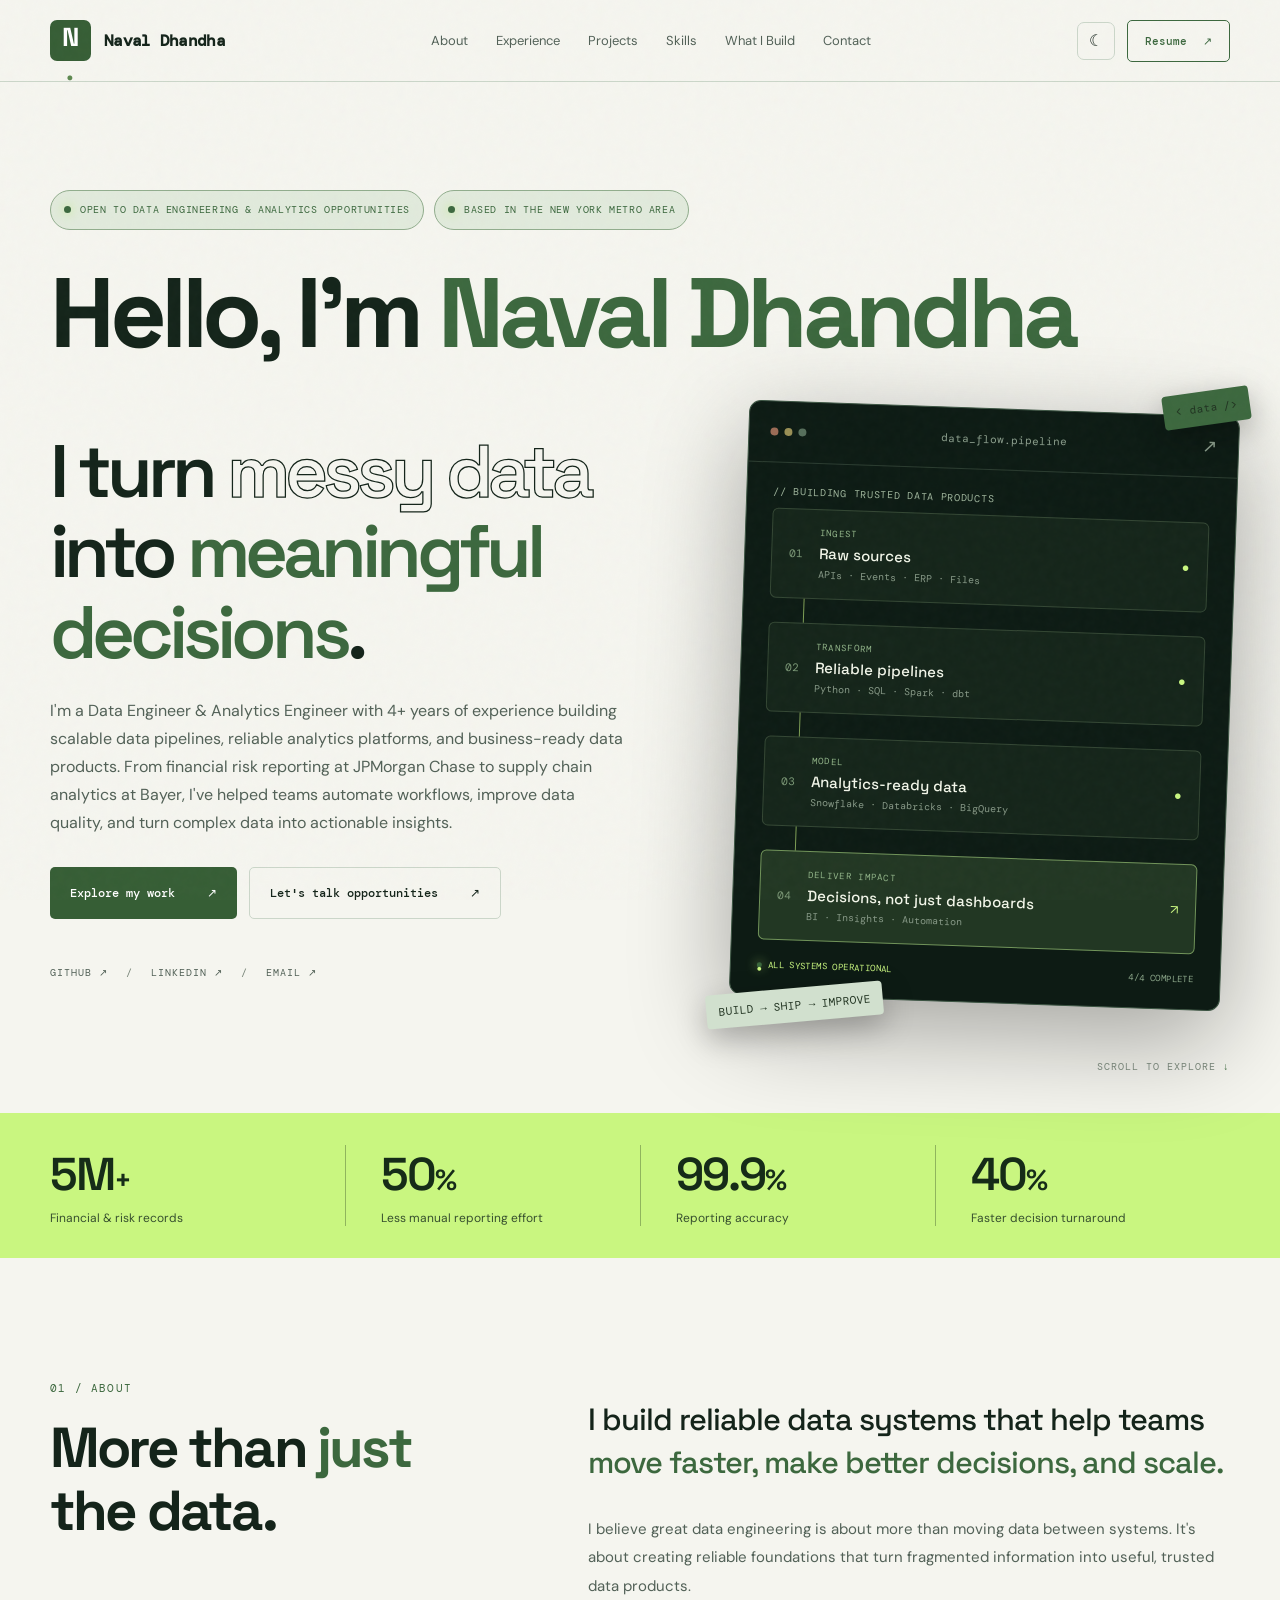
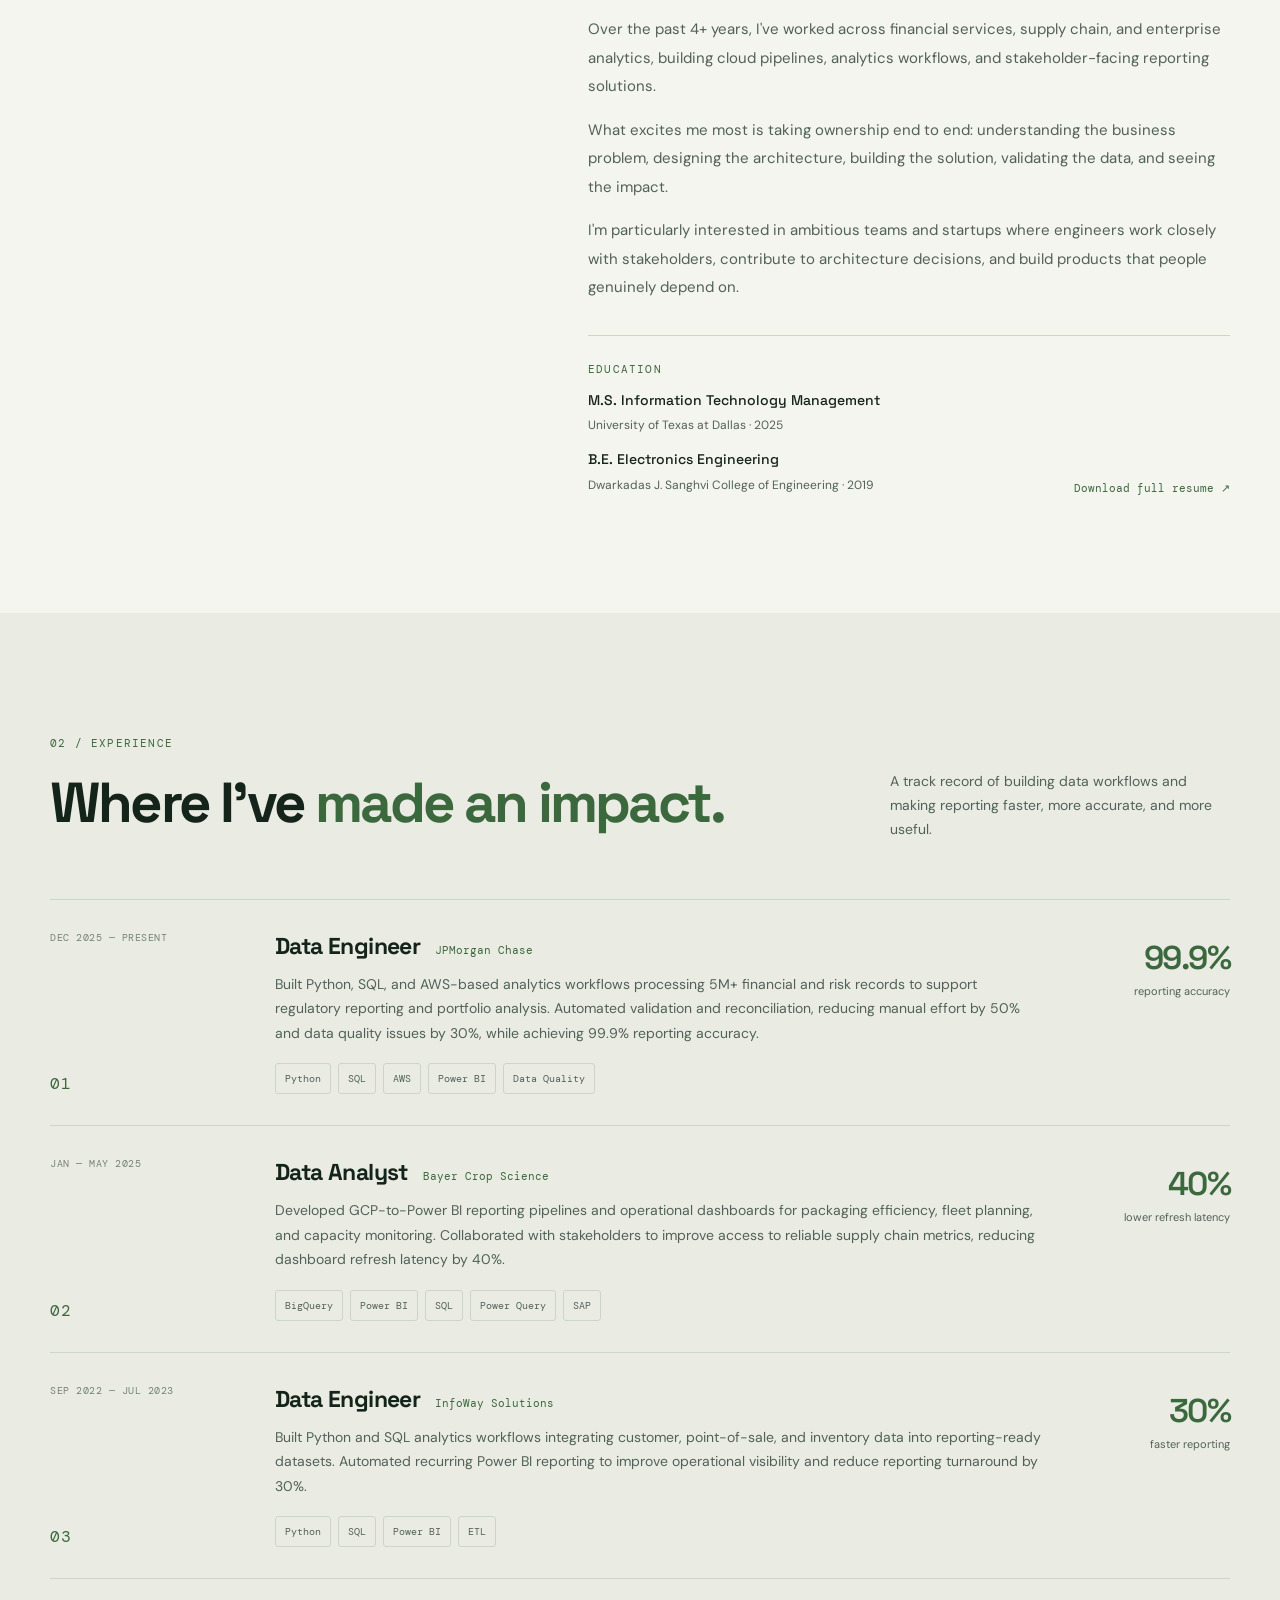
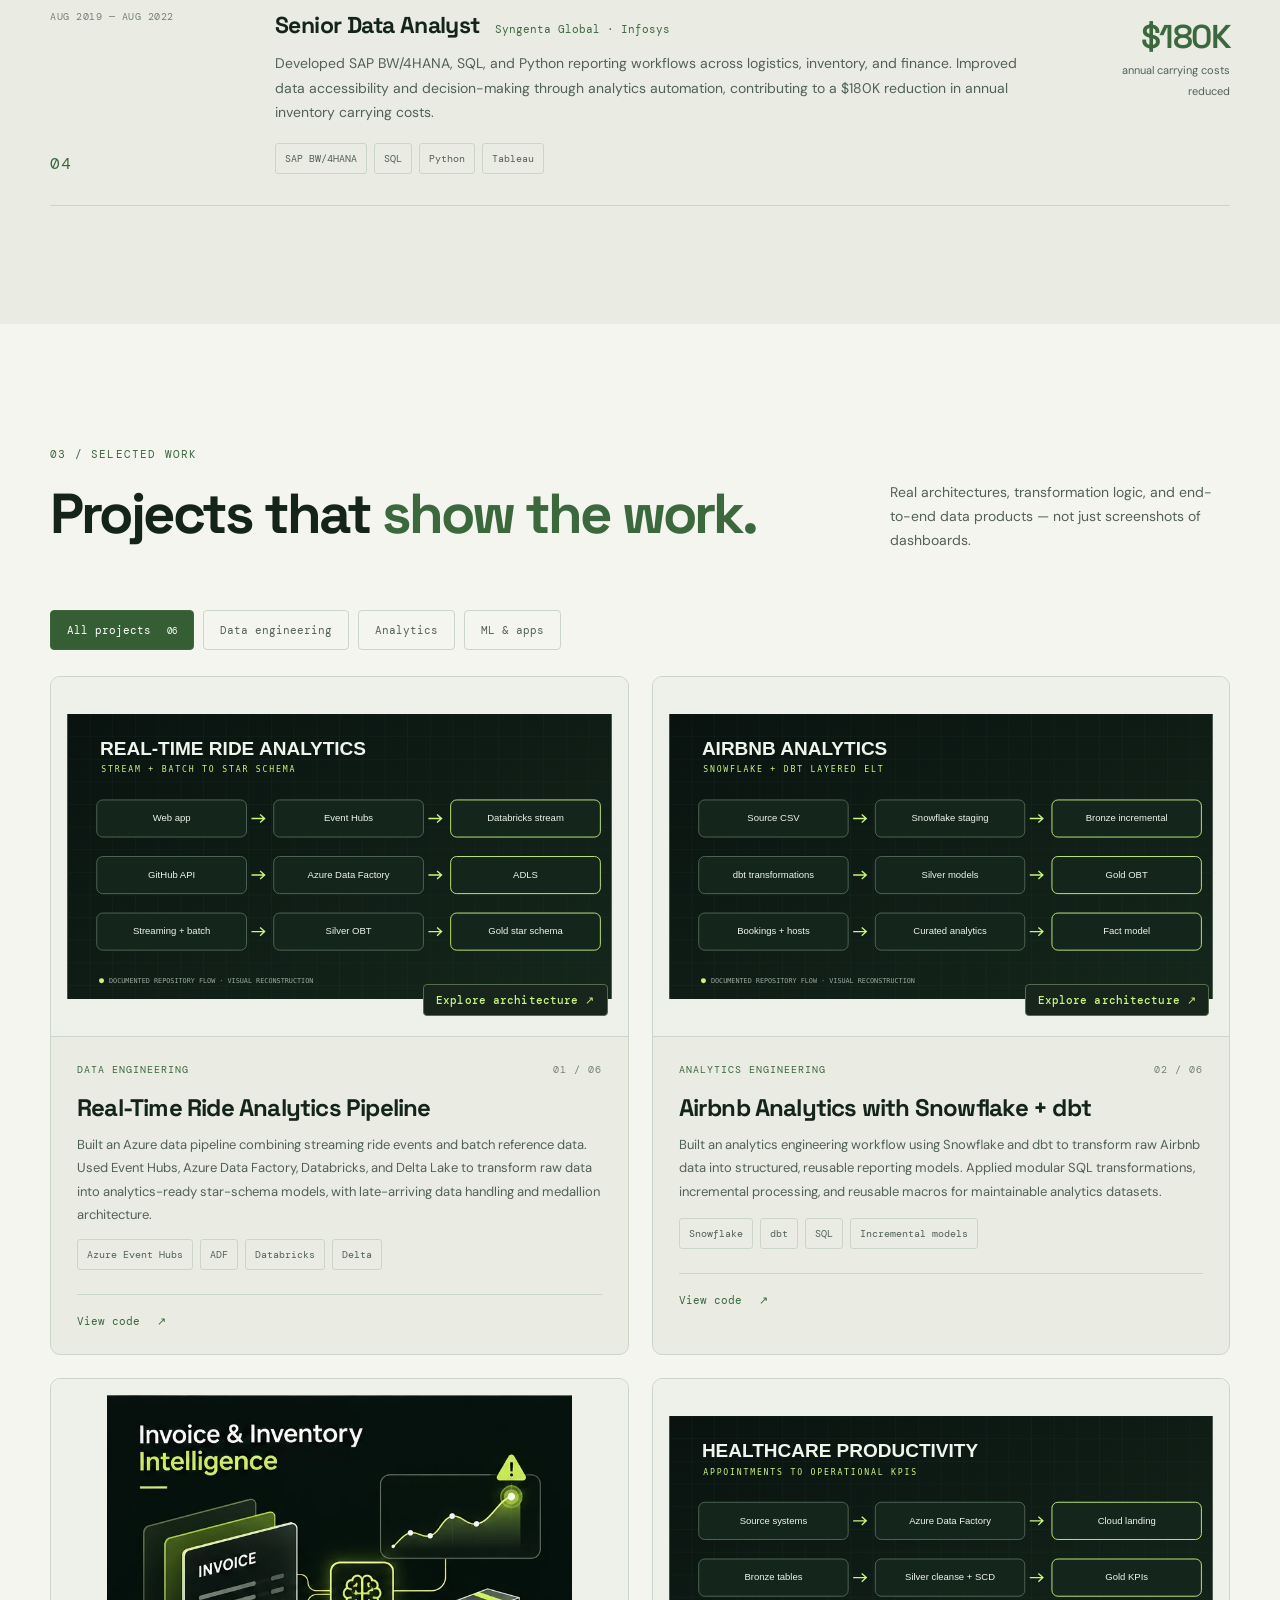
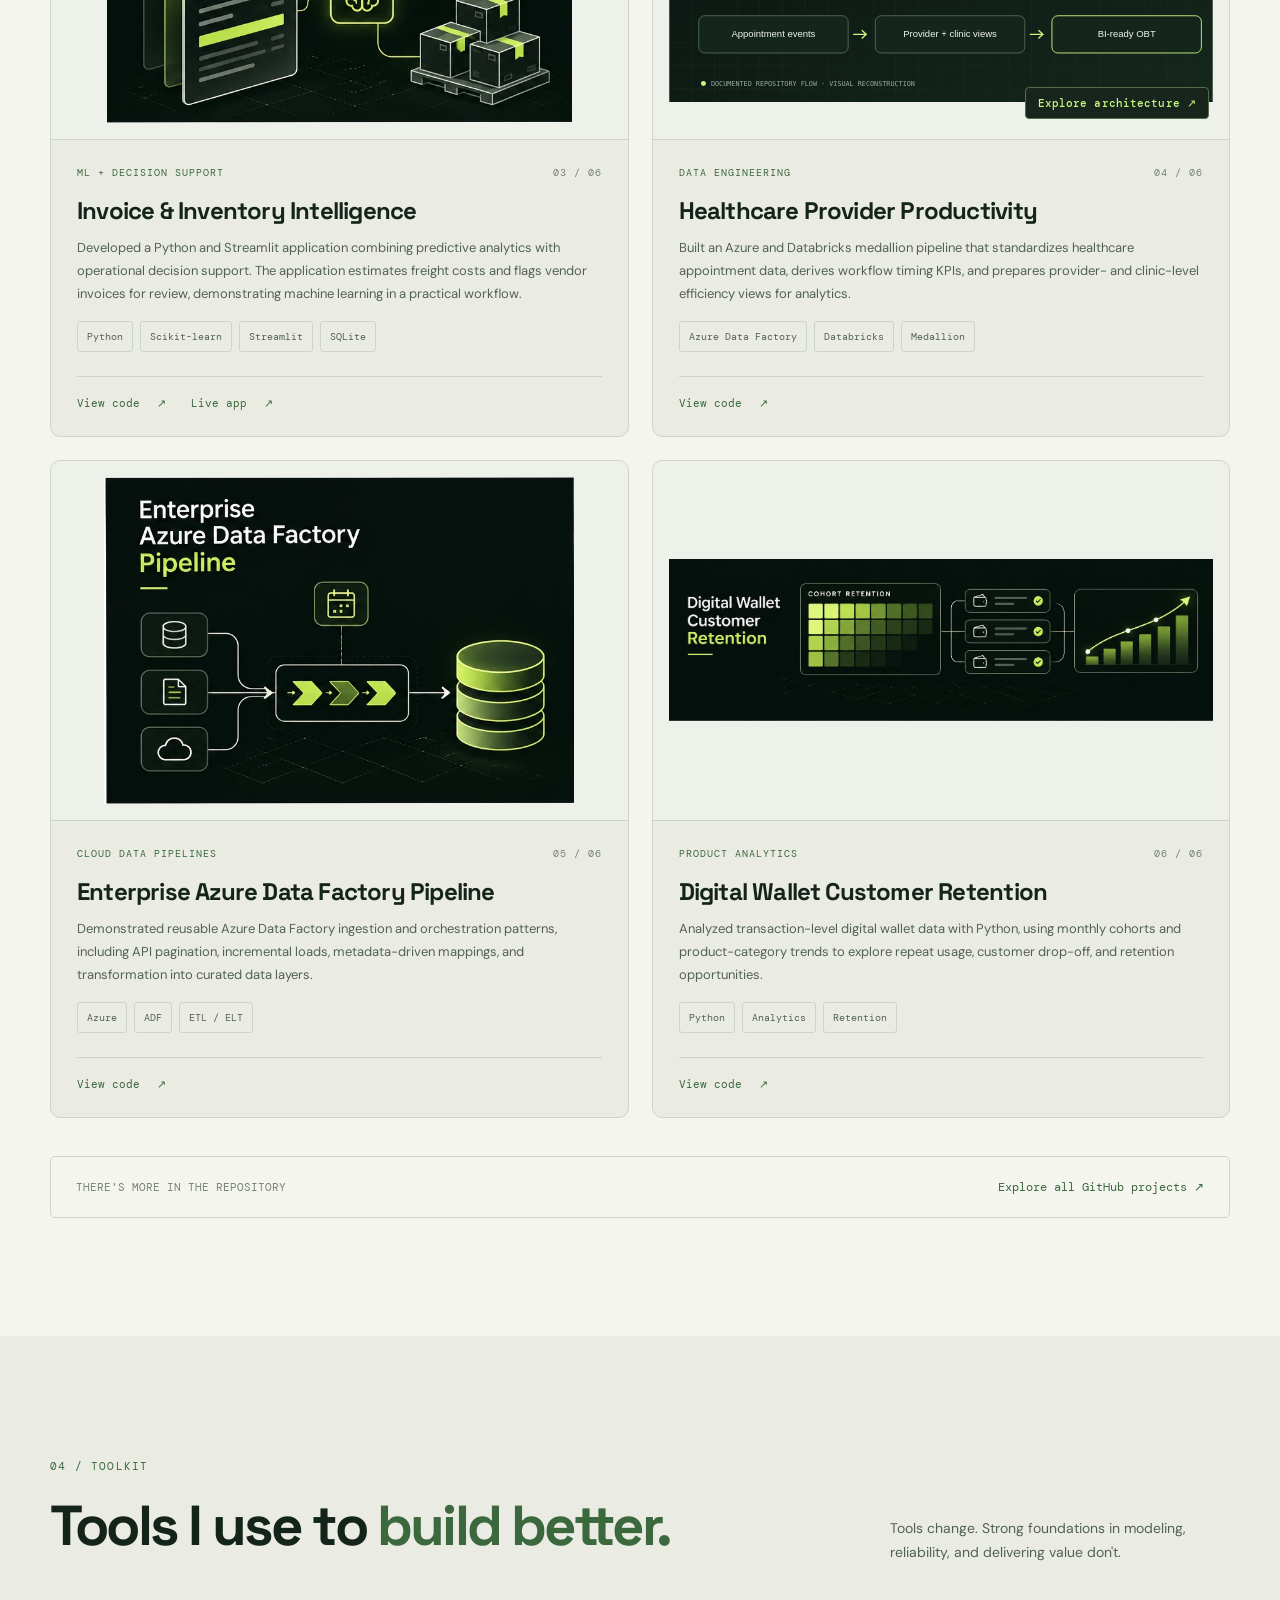
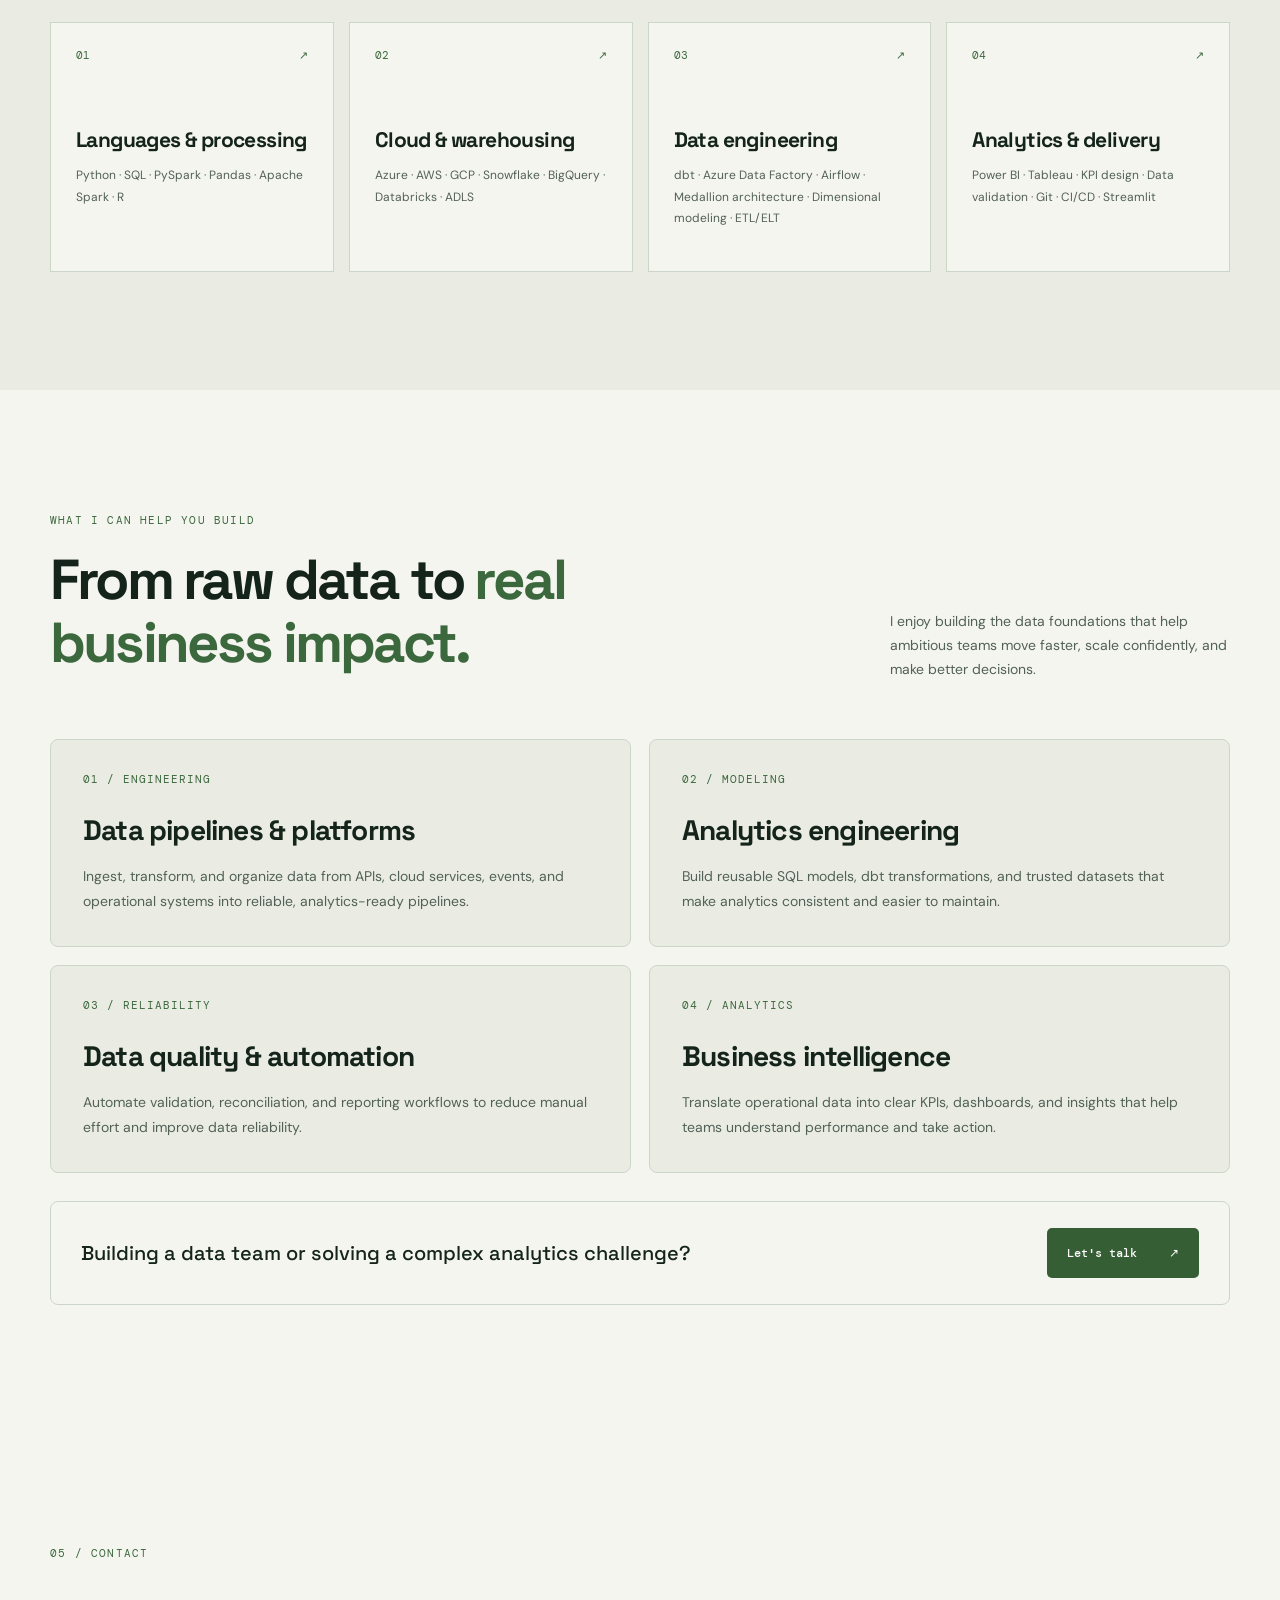
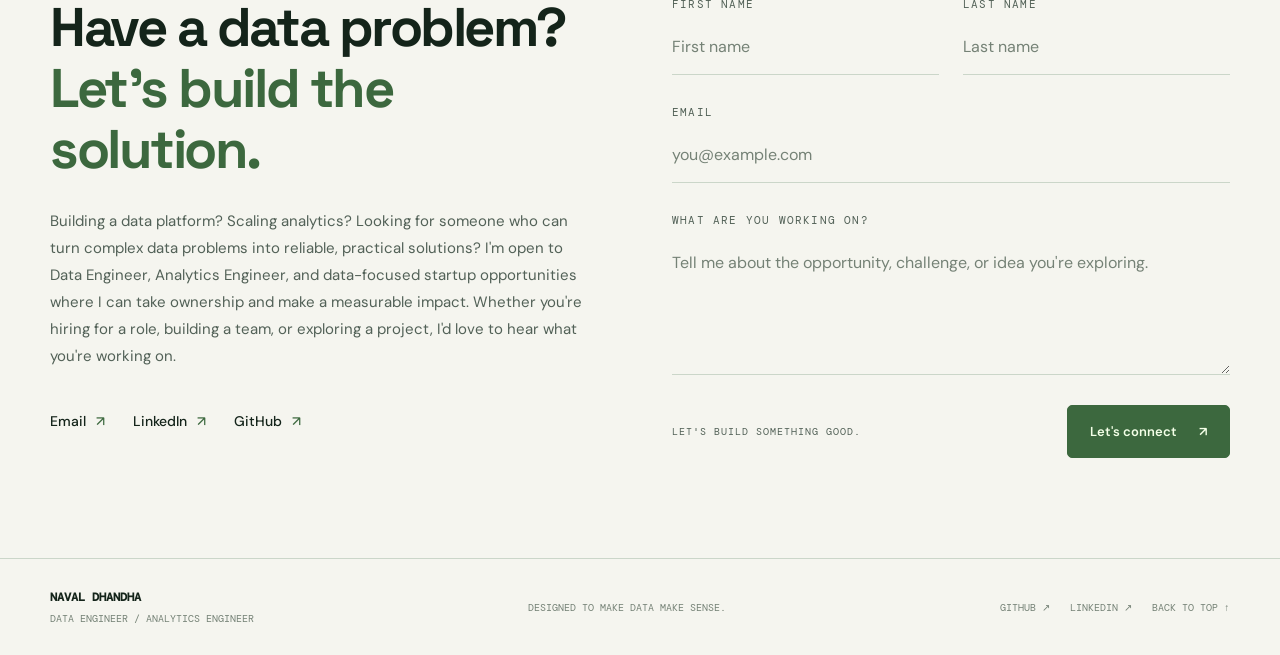
<file: index.html>
<!DOCTYPE html>

<!DOCTYPE html>

<html data-theme="light" lang="en">
<head>
<meta charset="utf-8"/>
<meta content="width=device-width, initial-scale=1" name="viewport"/>
<meta content="#f5f5ef" name="theme-color"/>
<title>Naval Dhandha | Data Engineer &amp; Analytics Engineer | New York</title>
<link href="https://fonts.googleapis.com" rel="preconnect"/>
<link crossorigin="" href="https://fonts.gstatic.com" rel="preconnect"/>
<link href="https://fonts.googleapis.com/css2?family=DM+Mono:wght@400;500&amp;family=DM+Sans:wght@400;500;600;700&amp;family=Space+Grotesk:wght@400;500;600;700&amp;display=swap" rel="stylesheet"/>
<link href="styles.css" rel="stylesheet"/>
<meta content="Explore the portfolio of Naval Dhandha, a New York metro area Data Engineer and Analytics Engineer specializing in Python, SQL, cloud data pipelines, Snowflake, dbt, Databricks, and business analytics." name="description"/><meta content="Naval Dhandha" name="author"/><meta content="website" property="og:type"/><meta content="Naval Dhandha | Data Engineer &amp; Analytics Engineer" property="og:title"/><meta content="Building reliable data pipelines, analytics platforms, and data products that turn complexity into business impact. Explore my work and let’s connect." property="og:description"/><meta content="https://navaldhandha.github.io/" property="og:url"/><meta content="Naval Dhandha Portfolio" property="og:site_name"/><meta content="https://navaldhandha.github.io/assets/social-preview.png" property="og:image"/><meta content="Naval Dhandha portfolio featuring data engineering and analytics work" property="og:image:alt"/><meta content="summary_large_image" name="twitter:card"/><meta content="Naval Dhandha | Data Engineer &amp; Analytics Engineer" name="twitter:title"/><meta content="Data engineering, analytics engineering, and real-world projects. Explore my portfolio and let’s connect." name="twitter:description"/><meta content="https://navaldhandha.github.io/assets/social-preview.png" name="twitter:image"/><link href="https://navaldhandha.github.io/" rel="canonical"/><script type="application/ld+json">{
  "@context": "https://schema.org",
  "@type": "Person",
  "name": "Naval Dhandha",
  "url": "https://navaldhandha.github.io/",
  "jobTitle": "Data Engineer & Analytics Engineer",
  "description": "Data Engineer and Analytics Engineer specializing in cloud data pipelines, analytics engineering, data quality, and business intelligence.",
  "sameAs": [
    "https://www.linkedin.com/in/naval-dhandha",
    "https://github.com/NavalDhandha"
  ],
  "alumniOf": [
    {
      "@type": "CollegeOrUniversity",
      "name": "The University of Texas at Dallas"
    },
    {
      "@type": "CollegeOrUniversity",
      "name": "Dwarkadas J. Sanghvi College of Engineering"
    }
  ],
  "knowsAbout": [
    "Data Engineering",
    "Analytics Engineering",
    "Python",
    "SQL",
    "AWS",
    "Microsoft Azure",
    "Snowflake",
    "Databricks",
    "dbt",
    "Power BI"
  ]
}</script></head>
<body>
<a class="skip-link" href="#main">Skip to content</a>
<div aria-hidden="true" class="noise"></div>
<header class="topbar" id="top">
<div class="shell navbar">
<a aria-label="Naval Dhandha, home" class="brand" href="#top"><span class="brand-mark">N<span>.</span></span><span class="brand-name">Naval Dhandha</span></a>
<nav aria-label="Main navigation" class="navlinks" id="navlinks">
<a href="#about">About</a><a href="#work">Experience</a><a href="#projects">Projects</a><a href="#skills">Skills</a><a href="#capabilities">What I Build</a><a href="#contact">Contact</a>
</nav>
<div class="nav-actions"><button aria-label="Toggle light and dark theme" class="icon-btn" id="themeToggle" title="Toggle theme" type="button"><span id="themeIcon">☀</span></button><a class="nav-resume" download="" href="Resume_NavalDhandha.pdf">Resume <span aria-hidden="true">↗</span></a><button aria-expanded="false" aria-label="Toggle navigation" class="menu-btn" id="menuToggle" type="button">☰</button></div>
</div>
</header>
<main id="main">
<section aria-label="Introduction" class="hero shell">
<div class="hero-header">
<div class="hero-badges">
<div class="availability"><span aria-hidden="true" class="dot"></span>OPEN TO DATA ENGINEERING &amp; ANALYTICS OPPORTUNITIES</div>
<div class="availability location-badge"><span aria-hidden="true" class="dot"></span>BASED IN THE NEW YORK METRO AREA</div>
</div>
<div class="hero-intro">Hello, I'm <span>Naval Dhandha</span></div>
</div>
<div class="hero-left">
<h1 id="hero-heading">I turn <span class="outline">messy data</span> into <span class="highlight">meaningful decisions<span class="period">.</span></span></h1>
<p class="hero-copy">I'm a Data Engineer &amp; Analytics Engineer with 4+ years of experience building scalable data pipelines, reliable analytics platforms, and business-ready data products. From financial risk reporting at JPMorgan Chase to supply chain analytics at Bayer, I've helped teams automate workflows, improve data quality, and turn complex data into actionable insights.</p>
<div class="hero-actions"><a class="btn btn-primary" href="#projects">Explore my work <span aria-hidden="true">↗</span></a><a class="btn btn-outline" href="#contact">Let's talk opportunities <span aria-hidden="true">↗</span></a></div>
<div class="social-bar"><a href="https://github.com/NavalDhandha" rel="noopener noreferrer" target="_blank">GITHUB ↗</a><span class="social-separator">/</span><a href="https://www.linkedin.com/in/naval-dhandha" rel="noopener noreferrer" target="_blank">LINKEDIN ↗</a><span class="social-separator">/</span><a href="mailto:naval.d.edu@gmail.com">EMAIL ↗</a></div>
</div>
<div aria-label="Diagram of a data engineering workflow" class="hero-right">
<div class="window">
<div class="window-top"><div class="window-dots"><i></i><i></i><i></i></div><span>data_flow.pipeline</span><span class="terminal-icon">↗</span></div>
<div class="window-body"><p class="mono muted">// BUILDING TRUSTED DATA PRODUCTS</p><div class="pipe-card"><span class="pipe-number">01</span><div><small>INGEST</small><strong>Raw sources</strong><em>APIs · Events · ERP · Files</em></div><span class="pipe-status">●</span></div><div class="pipe-line"><span></span></div><div class="pipe-card"><span class="pipe-number">02</span><div><small>TRANSFORM</small><strong>Reliable pipelines</strong><em>Python · SQL · Spark · dbt</em></div><span class="pipe-status">●</span></div><div class="pipe-line"><span></span></div><div class="pipe-card"><span class="pipe-number">03</span><div><small>MODEL</small><strong>Analytics-ready data</strong><em>Snowflake · Databricks · BigQuery</em></div><span class="pipe-status">●</span></div><div class="pipe-line"><span></span></div><div class="pipe-card accent-card"><span class="pipe-number">04</span><div><small>DELIVER IMPACT</small><strong>Decisions, not just dashboards</strong><em>BI · Insights · Automation</em></div><span class="pipe-status">↗</span></div><div class="terminal-footer"><span class="pulse">●</span> ALL SYSTEMS OPERATIONAL <span class="footer-right">4/4 COMPLETE</span></div></div>
</div>
<div class="float-tag tag-one">&lt; data /&gt;</div><div class="float-tag tag-two">BUILD → SHIP → IMPROVE</div>
</div>
<div class="hero-footer"><span>SCROLL TO EXPLORE <span aria-hidden="true">↓</span></span></div>
</section>
<section aria-label="Selected career results" class="metric-strip"><div class="shell metrics"><div><strong>5M<span>+</span></strong><span>Financial &amp; risk records</span></div><div><strong>50<span>%</span></strong><span>Less manual reporting effort</span></div><div><strong>99.9<span>%</span></strong><span>Reporting accuracy</span></div><div><strong>40<span>%</span></strong><span>Faster decision turnaround</span></div></div></section>
<section class="section shell about-grid" id="about"><div class="section-side"><span class="section-index">01 / ABOUT</span><h2>More than <em>just</em> the data.</h2></div><div class="about-content"><p class="lead">I build reliable data systems that help teams <span>move faster, make better decisions, and scale.</span></p><p>I believe great data engineering is about more than moving data between systems. It's about creating reliable foundations that turn fragmented information into useful, trusted data products.</p><p>Over the past 4+ years, I've worked across financial services, supply chain, and enterprise analytics, building cloud pipelines, analytics workflows, and stakeholder-facing reporting solutions.</p><p>What excites me most is taking ownership end to end: understanding the business problem, designing the architecture, building the solution, validating the data, and seeing the impact.</p><p>I'm particularly interested in ambitious teams and startups where engineers work closely with stakeholders, contribute to architecture decisions, and build products that people genuinely depend on.</p><div class="about-bottom"><div class="education-item">
<span class="small-label">EDUCATION</span>
<div class="education-degree"><strong>M.S. Information Technology Management</strong><span>University of Texas at Dallas · 2025</span></div>
<div class="education-degree"><strong>B.E. Electronics Engineering</strong><span>Dwarkadas J. Sanghvi College of Engineering · 2019</span></div>
</div><a class="text-link" download="" href="Resume_NavalDhandha.pdf">Download full resume ↗</a></div></div></section>
<section class="section section-shaded" id="work"><div class="shell"><div class="section-head"><div><span class="section-index">02 / EXPERIENCE</span><h2>Where I've <em>made an impact.</em></h2></div><p>A track record of building data workflows and making reporting faster, more accurate, and more useful.</p></div><div class="experience-list">
<article class="experience"><div class="experience-meta"><span class="exp-date">DEC 2025 — PRESENT</span><span class="exp-counter">01</span></div><div class="exp-main"><div class="exp-heading"><h3>Data Engineer</h3><span class="company">JPMorgan Chase</span></div><p>Built Python, SQL, and AWS-based analytics workflows processing 5M+ financial and risk records to support regulatory reporting and portfolio analysis. Automated validation and reconciliation, reducing manual effort by 50% and data quality issues by 30%, while achieving 99.9% reporting accuracy.</p><div class="tag-row"><span>Python</span><span>SQL</span><span>AWS</span><span>Power BI</span><span>Data Quality</span></div></div><div class="exp-outcome"><strong>99.9%</strong><small>reporting accuracy</small></div></article>
<article class="experience"><div class="experience-meta"><span class="exp-date">JAN — MAY 2025</span><span class="exp-counter">02</span></div><div class="exp-main"><div class="exp-heading"><h3>Data Analyst</h3><span class="company">Bayer Crop Science</span></div><p>Developed GCP-to-Power BI reporting pipelines and operational dashboards for packaging efficiency, fleet planning, and capacity monitoring. Collaborated with stakeholders to improve access to reliable supply chain metrics, reducing dashboard refresh latency by 40%.</p><div class="tag-row"><span>BigQuery</span><span>Power BI</span><span>SQL</span><span>Power Query</span><span>SAP</span></div></div><div class="exp-outcome"><strong>40%</strong><small>lower refresh latency</small></div></article>
<article class="experience"><div class="experience-meta"><span class="exp-date">SEP 2022 — JUL 2023</span><span class="exp-counter">03</span></div><div class="exp-main"><div class="exp-heading"><h3>Data Engineer</h3><span class="company">InfoWay Solutions</span></div><p>Built Python and SQL analytics workflows integrating customer, point-of-sale, and inventory data into reporting-ready datasets. Automated recurring Power BI reporting to improve operational visibility and reduce reporting turnaround by 30%.</p><div class="tag-row"><span>Python</span><span>SQL</span><span>Power BI</span><span>ETL</span></div></div><div class="exp-outcome"><strong>30%</strong><small>faster reporting</small></div></article>
<article class="experience"><div class="experience-meta"><span class="exp-date">AUG 2019 — AUG 2022</span><span class="exp-counter">04</span></div><div class="exp-main"><div class="exp-heading"><h3>Senior Data Analyst</h3><span class="company">Syngenta Global · Infosys</span></div><p>Developed SAP BW/4HANA, SQL, and Python reporting workflows across logistics, inventory, and finance. Improved data accessibility and decision-making through analytics automation, contributing to a $180K reduction in annual inventory carrying costs.</p><div class="tag-row"><span>SAP BW/4HANA</span><span>SQL</span><span>Python</span><span>Tableau</span></div></div><div class="exp-outcome"><strong>$180K</strong><small>annual carrying costs reduced</small></div></article>
</div></div></section>
<section class="section shell" id="projects"><div class="section-head projects-head"><div><span class="section-index">03 / SELECTED WORK</span><h2>Projects that <em>show the work.</em></h2></div><p>Real architectures, transformation logic, and end-to-end data products — not just screenshots of dashboards.</p></div><div aria-label="Filter projects" class="filters" role="group"><button aria-pressed="true" class="filter active" data-filter="all">All projects <span>06</span></button><button aria-pressed="false" class="filter" data-filter="engineering">Data engineering</button><button aria-pressed="false" class="filter" data-filter="analytics">Analytics</button><button aria-pressed="false" class="filter" data-filter="ml">ML &amp; apps</button></div>
<div class="project-grid">
<article class="project-card featured" data-category="engineering"><div class="project-visual project-visual-image project-visual-architecture"><img alt="Original system architecture from the Real-Time Ride Analytics GitHub README" data-fallback="assets/project-ride.svg" decoding="async" loading="lazy" onerror="this.onerror=null;this.src=this.dataset.fallback;" src="https://github.com/user-attachments/assets/0afd5906-3426-4f9e-a80b-78faa5a22eec"/><a aria-label="Open full-size architecture visual for Real-Time Ride Analytics Pipeline" class="architecture-view" href="https://github.com/user-attachments/assets/0afd5906-3426-4f9e-a80b-78faa5a22eec" rel="noopener noreferrer" target="_blank">Explore architecture ↗</a></div><div class="project-info"><div class="project-type">DATA ENGINEERING <span>01 / 06</span></div><h3>Real-Time Ride Analytics Pipeline</h3><p>Built an Azure data pipeline combining streaming ride events and batch reference data. Used Event Hubs, Azure Data Factory, Databricks, and Delta Lake to transform raw data into analytics-ready star-schema models, with late-arriving data handling and medallion architecture.</p><div class="tag-row"><span>Azure Event Hubs</span><span>ADF</span><span>Databricks</span><span>Delta</span></div><div class="project-links"><a href="https://github.com/NavalDhandha/Real_Time_Ride_Analytics_Pipeline" rel="noopener noreferrer" target="_blank">View code <span>↗</span></a></div></div></article>
<article class="project-card" data-category="engineering analytics"><div class="project-visual project-visual-image project-visual-architecture"><img alt="Original Snowflake and dbt architecture image from the Airbnb GitHub README" data-fallback="assets/project-airbnb.svg" decoding="async" loading="lazy" onerror="this.onerror=null;this.src=this.dataset.fallback;" src="https://github.com/user-attachments/assets/f87dd5a7-4059-4519-8770-5359b3fc20ec"/><a aria-label="Open full-size architecture visual for Airbnb Analytics with Snowflake + dbt" class="architecture-view" href="https://github.com/user-attachments/assets/f87dd5a7-4059-4519-8770-5359b3fc20ec" rel="noopener noreferrer" target="_blank">Explore architecture ↗</a></div><div class="project-info"><div class="project-type">ANALYTICS ENGINEERING <span>02 / 06</span></div><h3>Airbnb Analytics with Snowflake + dbt</h3><p>Built an analytics engineering workflow using Snowflake and dbt to transform raw Airbnb data into structured, reusable reporting models. Applied modular SQL transformations, incremental processing, and reusable macros for maintainable analytics datasets.</p><div class="tag-row"><span>Snowflake</span><span>dbt</span><span>SQL</span><span>Incremental models</span></div><div class="project-links"><a href="https://github.com/NavalDhandha/Airbnb_Analytics_Engineering_with-Snowflake-dbt" rel="noopener noreferrer" target="_blank">View code <span>↗</span></a></div></div></article>
<article class="project-card" data-category="ml analytics"><div class="project-visual project-visual-image"><img alt="Custom conceptual cover illustration for Invoice &amp; Inventory Intelligence" decoding="async" loading="lazy" src="assets/project-invoice.webp"/></div><div class="project-info"><div class="project-type">ML + DECISION SUPPORT <span>03 / 06</span></div><h3>Invoice &amp; Inventory Intelligence</h3><p>Developed a Python and Streamlit application combining predictive analytics with operational decision support. The application estimates freight costs and flags vendor invoices for review, demonstrating machine learning in a practical workflow.</p><div class="tag-row"><span>Python</span><span>Scikit-learn</span><span>Streamlit</span><span>SQLite</span></div><div class="project-links"><a href="https://github.com/NavalDhandha/Invoice_Inventory_intelligence" rel="noopener noreferrer" target="_blank">View code <span>↗</span></a><a href="https://invoiceinventoryintelligence-naval.streamlit.app/" rel="noopener noreferrer" target="_blank">Live app <span>↗</span></a></div></div></article>
<article class="project-card" data-category="engineering analytics"><div class="project-visual project-visual-image project-visual-architecture"><img alt="Original provider efficiency architecture visual from the Healthcare project GitHub README" data-fallback="assets/project-health.svg" decoding="async" loading="lazy" onerror="this.onerror=null;this.src=this.dataset.fallback;" src="https://github.com/user-attachments/assets/71002a73-9b55-4a40-8eea-47a52b484c6f"/><a aria-label="Open full-size architecture visual for Healthcare Provider Productivity" class="architecture-view" href="https://github.com/user-attachments/assets/71002a73-9b55-4a40-8eea-47a52b484c6f" rel="noopener noreferrer" target="_blank">Explore architecture ↗</a></div><div class="project-info"><div class="project-type">DATA ENGINEERING <span>04 / 06</span></div><h3>Healthcare Provider Productivity</h3><p>Built an Azure and Databricks medallion pipeline that standardizes healthcare appointment data, derives workflow timing KPIs, and prepares provider- and clinic-level efficiency views for analytics.</p><div class="tag-row"><span>Azure Data Factory</span><span>Databricks</span><span>Medallion</span></div><div class="project-links"><a href="https://github.com/NavalDhandha/Healthcare_provider_productivity_platform" rel="noopener noreferrer" target="_blank">View code <span>↗</span></a></div></div></article>
<article class="project-card" data-category="engineering"><div class="project-visual project-visual-image"><img alt="Custom conceptual cover illustration for Enterprise Azure Data Factory Pipeline" decoding="async" loading="lazy" src="assets/project-adf.webp"/></div><div class="project-info"><div class="project-type">CLOUD DATA PIPELINES <span>05 / 06</span></div><h3>Enterprise Azure Data Factory Pipeline</h3><p>Demonstrated reusable Azure Data Factory ingestion and orchestration patterns, including API pagination, incremental loads, metadata-driven mappings, and transformation into curated data layers.</p><div class="tag-row"><span>Azure</span><span>ADF</span><span>ETL / ELT</span></div><div class="project-links"><a href="https://github.com/NavalDhandha/Enterprise_ADF_Pipeline_Azure-Data-Factory" rel="noopener noreferrer" target="_blank">View code <span>↗</span></a></div></div></article>
<article class="project-card" data-category="analytics ml"><div class="project-visual project-visual-image"><img alt="Custom conceptual cover illustration for Digital Wallet Customer Retention" decoding="async" loading="lazy" src="assets/project-wallet.webp"/></div><div class="project-info"><div class="project-type">PRODUCT ANALYTICS <span>06 / 06</span></div><h3>Digital Wallet Customer Retention</h3><p>Analyzed transaction-level digital wallet data with Python, using monthly cohorts and product-category trends to explore repeat usage, customer drop-off, and retention opportunities.</p><div class="tag-row"><span>Python</span><span>Analytics</span><span>Retention</span></div><div class="project-links"><a href="https://github.com/NavalDhandha/Digital-Wallet-Customer-retention" rel="noopener noreferrer" target="_blank">View code <span>↗</span></a></div></div></article>
</div><div class="more-projects"><span>THERE'S MORE IN THE REPOSITORY</span><a href="https://github.com/NavalDhandha?tab=repositories" rel="noopener noreferrer" target="_blank">Explore all GitHub projects ↗</a></div>
</section>
<section class="section section-shaded" id="skills"><div class="shell"><div class="section-head"><div><span class="section-index">04 / TOOLKIT</span><h2>Tools I use to <em>build better.</em></h2></div><p>Tools change. Strong foundations in modeling, reliability, and delivering value don't.</p></div><div class="skills-grid"><div class="skill-block"><div class="skill-top"><span>01</span><span>↗</span></div><h3>Languages &amp; processing</h3><p>Python · SQL · PySpark · Pandas · Apache Spark · R</p></div><div class="skill-block"><div class="skill-top"><span>02</span><span>↗</span></div><h3>Cloud &amp; warehousing</h3><p>Azure · AWS · GCP · Snowflake · BigQuery · Databricks · ADLS</p></div><div class="skill-block"><div class="skill-top"><span>03</span><span>↗</span></div><h3>Data engineering</h3><p>dbt · Azure Data Factory · Airflow · Medallion architecture · Dimensional modeling · ETL/ELT</p></div><div class="skill-block"><div class="skill-top"><span>04</span><span>↗</span></div><h3>Analytics &amp; delivery</h3><p>Power BI · Tableau · KPI design · Data validation · Git · CI/CD · Streamlit</p></div></div></div></section>
<section aria-labelledby="capabilities-heading" class="section shell capabilities" id="capabilities"><div class="section-head"><div><span class="section-index">WHAT I CAN HELP YOU BUILD</span><h2 id="capabilities-heading">From raw data to <em>real business impact.</em></h2></div><p>I enjoy building the data foundations that help ambitious teams move faster, scale confidently, and make better decisions.</p></div><div class="capabilities-grid"><article class="capability-card"><span class="capability-number">01 / ENGINEERING</span><h3>Data pipelines &amp; platforms</h3><p>Ingest, transform, and organize data from APIs, cloud services, events, and operational systems into reliable, analytics-ready pipelines.</p></article><article class="capability-card"><span class="capability-number">02 / MODELING</span><h3>Analytics engineering</h3><p>Build reusable SQL models, dbt transformations, and trusted datasets that make analytics consistent and easier to maintain.</p></article><article class="capability-card"><span class="capability-number">03 / RELIABILITY</span><h3>Data quality &amp; automation</h3><p>Automate validation, reconciliation, and reporting workflows to reduce manual effort and improve data reliability.</p></article><article class="capability-card"><span class="capability-number">04 / ANALYTICS</span><h3>Business intelligence</h3><p>Translate operational data into clear KPIs, dashboards, and insights that help teams understand performance and take action.</p></article></div><div class="capabilities-cta"><p>Building a data team or solving a complex analytics challenge?</p><a class="btn btn-primary" href="#contact">Let's talk <span aria-hidden="true">↗</span></a></div></section><section class="contact section shell" id="contact">
<span class="section-index">05 / CONTACT</span>
<div class="contact-grid">
<div class="contact-left">
<h2>Have a data problem?<br/><em>Let's build the solution.</em></h2>
<p>Building a data platform? Scaling analytics? Looking for someone who can turn complex data problems into reliable, practical solutions? I'm open to Data Engineer, Analytics Engineer, and data-focused startup opportunities where I can take ownership and make a measurable impact. Whether you're hiring for a role, building a team, or exploring a project, I'd love to hear what you're working on.</p>
<div class="contact-links">
<a class="contact-email" href="mailto:naval.d.edu@gmail.com">Email <span aria-hidden="true">↗</span></a>
<a href="https://www.linkedin.com/in/naval-dhandha" rel="noopener noreferrer" target="_blank">LinkedIn <span aria-hidden="true">↗</span></a>
<a href="https://github.com/NavalDhandha" rel="noopener noreferrer" target="_blank">GitHub <span aria-hidden="true">↗</span></a>
</div>
</div>
<div class="contact-right">
<form action="https://formspree.io/f/mqpqpyne" class="contact-form" method="POST">
<div class="form-row">
<div class="form-field">
<label for="contact-first-name">FIRST NAME</label>
<input autocomplete="given-name" id="contact-first-name" name="first_name" placeholder="First name" required="" type="text"/>
</div>
<div class="form-field">
<label for="contact-last-name">LAST NAME</label>
<input autocomplete="family-name" id="contact-last-name" name="last_name" placeholder="Last name" required="" type="text"/>
</div>
</div>
<div class="form-field">
<label for="contact-email-input">EMAIL</label>
<input autocomplete="email" id="contact-email-input" name="email" placeholder="you@example.com" required="" type="email"/>
</div>
<div class="form-field">
<label for="contact-message">WHAT ARE YOU WORKING ON?</label>
<textarea id="contact-message" name="message" placeholder="Tell me about the opportunity, challenge, or idea you're exploring." required="" rows="5"></textarea>
</div>
<div class="form-footer">
<span>LET'S BUILD SOMETHING GOOD.</span>
<button type="submit">Let's connect <span aria-hidden="true">↗</span></button>
</div>
</form>
</div>
</div>
</section>
</main>
<footer class="footer"><div class="shell footer-inner"><div><strong>NAVAL DHANDHA</strong><span>DATA ENGINEER / ANALYTICS ENGINEER</span></div><span>DESIGNED TO MAKE DATA MAKE SENSE.</span><div class="footer-links"><a href="https://github.com/NavalDhandha" rel="noopener noreferrer" target="_blank">GITHUB ↗</a><a href="https://www.linkedin.com/in/naval-dhandha" rel="noopener noreferrer" target="_blank">LINKEDIN ↗</a><a href="#top">BACK TO TOP ↑</a></div></div></footer>
<script defer="" src="script.js"></script>
</body>
</html>
</file>
<file: styles.css>
:root{--bg:#09120f;--surface:#101c17;--surface2:#13231b;--text:#eff5ed;--muted:#98aaa0;--faint:#63756b;--line:#2b3d32;--accent:#c9f680;--accentText:#142014;--h:'Space Grotesk',sans-serif;--body:'DM Sans',sans-serif;--mono:'DM Mono',monospace;color-scheme:dark}*{box-sizing:border-box}html{scroll-behavior:smooth;scroll-padding-top:84px}body{margin:0;background:var(--bg);color:var(--text);font-family:var(--body);-webkit-font-smoothing:antialiased}a{color:inherit;text-decoration:none}button{font:inherit}::selection{background:var(--accent);color:var(--accentText)}.shell{width:min(1180px,calc(100% - 84px));margin-inline:auto}.noise{position:fixed;inset:0;pointer-events:none;z-index:20;opacity:.025;background-image:url('data:image/svg+xml,%3Csvg viewBox=%220 0 180 180%22 xmlns=%22http://www.w3.org/2000/svg%22%3E%3Cfilter id=%22n%22%3E%3CfeTurbulence type=%22fractalNoise%22 baseFrequency=%22.6%22 numOctaves=%223%22 stitchTiles=%22stitch%22/%3E%3C/filter%3E%3Crect width=%22100%25%22 height=%22100%25%22 filter=%22url(%23n)%22/%3E%3C/svg%3E')}.topbar{height:82px;border-bottom:1px solid var(--line);position:sticky;top:0;background:color-mix(in srgb,var(--bg) 93%,transparent);backdrop-filter:blur(18px);z-index:10}.navbar{height:100%;display:flex;align-items:center;justify-content:space-between;gap:30px}.brand{display:flex;align-items:center;gap:13px;white-space:nowrap}.brand-mark{display:grid;place-items:center;background:var(--accent);color:var(--accentText);font:700 26px var(--h);width:41px;height:41px;border-radius:7px;letter-spacing:-3px;padding-right:4px}.brand-mark span{color:#5e8950}.brand-name{font:600 16px var(--mono);letter-spacing:-.7px}.brand-name .muted{color:var(--accent);margin:0 3px}.navlinks{display:flex;gap:28px}.navlinks a{color:var(--muted);font-size:13px;transition:color .2s}.navlinks a:hover,.social-bar a:hover,.footer a:hover{color:var(--accent)}.nav-actions{display:flex;align-items:center;gap:12px}.icon-btn,.menu-btn{background:transparent;border:1px solid var(--line);color:var(--text);width:38px;height:38px;border-radius:7px;cursor:pointer}.nav-resume{font:500 11px var(--mono);border:1px solid var(--accent);padding:13px 17px;color:var(--accent);border-radius:5px}.nav-resume span{margin-left:9px}.menu-btn{display:none}.skip-link{position:absolute;transform:translateY(-200%);z-index:99;padding:12px;background:var(--accent);color:#111}.skip-link:focus{transform:translateY(0)}.hero{min-height:700px;padding-top:108px;display:grid;grid-template-columns:1.13fr .87fr;gap:40px;position:relative;padding-bottom:110px;align-items:center}.hero-left{position:relative;z-index:1}.availability{width:fit-content;max-width:100%;font:10px var(--mono);letter-spacing:.6px;color:var(--accent);border:1px solid #4a6c48;background:#16251a;padding:11px 13px;border-radius:40px;display:flex;align-items:center;gap:10px;margin-bottom:36px}.dot,.pulse{width:7px;height:7px;background:var(--accent);display:inline-block;border-radius:50%;box-shadow:0 0 11px #bdec77}.eyebrow,.section-index,.small-label{font:11px var(--mono);color:var(--accent);letter-spacing:1.2px}.tiny-star{margin-left:10px}h1,h2,h3,p{margin-top:0}h1,h2,h3{font-family:var(--h)}h1{font-weight:600;font-size:clamp(55px,5.8vw,86px);line-height:1.08;letter-spacing:-5px;margin:19px 0 24px;max-width:750px}.outline{color:var(--bg);-webkit-text-stroke:1.25px var(--text)}.highlight{color:var(--accent)}.period{color:var(--text)}.hero-copy{color:var(--muted);font-size:16px;line-height:1.85;max-width:510px}.hero-actions{display:flex;gap:12px;margin-top:30px}.btn{display:inline-flex;align-items:center;gap:32px;padding:17px 20px;border-radius:5px;font:500 12px var(--mono);transition:transform .2s,background .2s}.btn:hover{transform:translateY(-3px)}.btn-primary{background:var(--accent);color:var(--accentText)}.btn-outline{border:1px solid var(--line);color:var(--text)}.social-bar{display:flex;align-items:center;gap:18px;margin-top:47px;color:var(--muted);font:10px var(--mono);letter-spacing:1px}.social-separator{color:var(--faint)}.hero-right{position:relative}.window{background:#0d1b14;border:1px solid #3c5543;border-radius:12px;box-shadow:0 30px 100px #0005;transform:rotate(2deg);transition:transform .35s}.window:hover{transform:rotate(0)}.window-top{display:flex;align-items:center;justify-content:space-between;padding:18px 21px;border-bottom:1px solid #2b3c30;color:#8b9e8c;font:11px var(--mono)}.window-dots{display:flex;gap:6px}.window-dots i{width:8px;height:8px;background:#78937b;border-radius:50%;opacity:.7}.window-dots i:first-child{background:#d98e72}.window-dots i:nth-child(2){background:#d6c071}.terminal-icon{font-size:18px}.window-body{padding:22px 26px 24px}.mono{font:10px var(--mono);letter-spacing:.7px}.muted{color:var(--muted)}.pipe-card{display:flex;align-items:center;gap:16px;background:#15251a;border:1px solid #344734;padding:17px;border-radius:6px}.pipe-number{font:11px var(--mono);color:#7d9a78}.pipe-card div{display:flex;flex-direction:column;gap:5px;flex:1}.pipe-card small{font:9px var(--mono);letter-spacing:1.3px;color:#93b68a}.pipe-card strong{font:500 15px var(--h);color:#f2f6e9}.pipe-card em{font:10px var(--mono);color:#879987;font-style:normal}.pipe-status{font-size:13px;color:var(--accent)}.pipe-line{height:24px;padding-left:34px}.pipe-line span{height:100%;width:1px;background:var(--accent);display:block;opacity:.6}.accent-card{background:#223723;border-color:#71945a}.terminal-footer{display:flex;justify-content:space-between;align-items:center;color:var(--accent);font:9px var(--mono);margin-top:19px;letter-spacing:.4px}.terminal-footer .pulse{width:5px;height:5px;margin-right:6px}.footer-right{margin-left:auto;color:#8ca78a}.float-tag{position:absolute;background:var(--accent);color:#213321;border-radius:4px;padding:10px 12px;font:11px var(--mono);box-shadow:0 10px 30px #0004}.tag-one{top:-17px;right:-20px;transform:rotate(-8deg)}.tag-two{bottom:-19px;left:-33px;transform:rotate(-5deg);background:#d1e0ce}.hero-footer{position:absolute;bottom:40px;left:0;right:0;display:flex;justify-content:space-between;color:var(--faint);font:10px var(--mono);letter-spacing:1px}.hero-footer span:last-child span{color:var(--accent)}.metric-strip{background:var(--accent);color:var(--accentText)}.metrics{display:grid;grid-template-columns:repeat(4,1fr);padding:32px 0}.metrics>div{display:flex;flex-direction:column;gap:7px;padding-left:35px;border-left:1px solid #90b55d}.metrics>div:first-child{border-left:0;padding-left:0}.metrics strong{font:600 46px var(--h);letter-spacing:-2px}.metrics strong span{font-size:29px}.metrics div>span{font-size:12px;color:#3f5731}.section{padding-top:118px;padding-bottom:118px}.about-grid{display:grid;grid-template-columns:.8fr 1.2fr;gap:110px}.section h2{font-size:clamp(40px,4.4vw,64px);line-height:1.12;letter-spacing:-2.8px;margin:19px 0}.section h2 em{color:var(--accent);font-style:normal}.about-content{padding-top:22px}.about-content .lead{color:var(--text);font:500 clamp(24px,2.4vw,33px)/1.4 var(--h);letter-spacing:-1px}.about-content .lead span{color:var(--accent)}.about-content>p:not(.lead){color:var(--muted);font-size:15px;line-height:1.9;max-width:650px}.about-bottom{display:flex;justify-content:space-between;align-items:end;gap:20px;border-top:1px solid var(--line);padding-top:26px;margin-top:33px}.education-item{display:flex;flex-direction:column;gap:8px}.education-item strong{font:500 14px var(--h)}.education-item>span:last-child{font-size:12px;color:var(--muted)}.text-link{font:11px var(--mono);color:var(--accent);white-space:nowrap}.section-shaded{background:var(--surface)}.section-head{display:flex;justify-content:space-between;align-items:end;gap:60px;margin-bottom:46px}.section-head>div{max-width:720px}.section-head p{color:var(--muted);max-width:340px;font-size:14px;line-height:1.7;margin:0 0 11px}.experience{border-top:1px solid var(--line);padding:31px 0;display:grid;grid-template-columns:185px 1fr 145px;gap:40px}.experience:last-child{border-bottom:1px solid var(--line)}.experience-meta{display:flex;flex-direction:column;justify-content:space-between}.exp-date,.exp-counter{font:10px var(--mono);color:var(--faint);letter-spacing:.5px}.exp-counter{color:var(--accent);font-size:16px}.exp-heading{display:flex;align-items:baseline;gap:15px;flex-wrap:wrap}.exp-heading h3{font-size:23px;letter-spacing:-.6px;margin-bottom:11px}.company{color:var(--accent);font:11px var(--mono)}.exp-main p{color:var(--muted);font-size:14px;line-height:1.75;margin-bottom:18px}.tag-row{display:flex;flex-wrap:wrap;gap:7px}.tag-row span{font:10px var(--mono);color:var(--muted);border:1px solid var(--line);border-radius:3px;padding:8px 9px}.exp-outcome{text-align:right;padding-top:6px}.exp-outcome strong{font:600 33px var(--h);letter-spacing:-1.5px;color:var(--accent);display:block}.exp-outcome small{font-size:11px;color:var(--muted)}.filters{display:flex;flex-wrap:wrap;gap:9px;margin-bottom:26px}.filter{background:transparent;border:1px solid var(--line);color:var(--muted);font:11px var(--mono);padding:12px 16px;border-radius:4px;cursor:pointer}.filter.active{background:var(--accent);color:var(--accentText);border-color:var(--accent)}.filter span{font-size:9px;margin-left:9px}.project-grid{display:grid;grid-template-columns:repeat(2,minmax(0,1fr));gap:23px}.project-card{border:1px solid var(--line);border-radius:8px;overflow:hidden;background:var(--surface);transition:transform .2s,border-color .2s}.project-card:hover{transform:translateY(-5px);border-color:#6a8c5a}.project-card[hidden]{display:none!important}.project-visual{height:230px;position:relative;overflow:hidden;padding:22px 24px;display:flex;justify-content:center;align-items:center}.visual-corner,.visual-foot{position:absolute;font:10px var(--mono);letter-spacing:.9px}.visual-corner{top:20px;left:22px}.visual-foot{bottom:19px;left:22px;right:22px;display:flex;justify-content:space-between}.visual-ride{background:#c4df94;color:#1d3125}.arch-diagram{display:flex;align-items:center;gap:9px;transform:rotate(-6deg)}.arch-diagram span{font:600 10px var(--mono);border:2px solid currentColor;border-radius:6px;padding:17px 9px;background:#d9e9bd;box-shadow:7px 8px 0 #587453}.arch-diagram b{font-size:20px}.visual-airbnb{background:#d2a6a0;color:#401e2a}.visual-shape{font:700 95px var(--h);letter-spacing:-8px;transform:rotate(-12deg);text-shadow:8px 9px 0 #a4747e}.visual-shape span{font-size:70px;margin-left:10px}.visual-invoice{background:#a5b5df;color:#1b3153}.visual-dashboard{width:250px;border:2px solid #2d4665;background:#e2e9f8;padding:17px 21px;transform:rotate(6deg);box-shadow:12px 12px 0 #6179ad}.mini-label{font:9px var(--mono)}.visual-dashboard strong{font:600 29px var(--h);display:block;margin:7px 0}.mini-bars{height:43px;display:flex;gap:6px;align-items:flex-end}.mini-bars i{background:#4964a2;flex:1;height:45%}.mini-bars i:nth-child(2){height:72%}.mini-bars i:nth-child(3){height:55%}.mini-bars i:nth-child(4){height:88%}.mini-bars i:nth-child(5){height:45%}.mini-bars i:nth-child(6){height:95%}.mini-bars i:nth-child(7){height:65%}.mini-bars i:nth-child(8){height:79%}.mini-bars i:nth-child(9){height:56%}.visual-dashboard small{font:9px var(--mono);display:block;margin-top:10px}.visual-health{background:#a9d4c5;color:#173c37}.health-art{display:flex;align-items:center;gap:13px;position:relative;transform:rotate(-4deg)}.health-art span{border:2px solid #265c52;padding:18px 11px;border-radius:5px;font:600 12px var(--mono)}.health-cross{position:absolute;font:700 93px var(--h);opacity:.13;left:30%;top:-84px}.visual-adf{background:#e0c392;color:#523923}.adf-art{display:flex;align-items:center;gap:12px;transform:rotate(-6deg)}.adf-art span{background:#f5e5c4;border:2px solid #81603e;border-radius:50%;width:84px;height:84px;display:grid;place-items:center;font:600 12px var(--mono)}.adf-art i{width:36px;border-top:3px dotted #81603e}.visual-wallet{background:#aeabc9;color:#29264f}.wallet-art{width:290px;transform:rotate(-4deg)}.wallet-art>span{font:700 25px var(--h);letter-spacing:2px}.wallet-art svg{width:100%;height:100px}.project-info{padding:26px}.project-type{font:10px var(--mono);color:var(--accent);letter-spacing:1px;display:flex;justify-content:space-between}.project-type span{color:var(--faint)}.project-info h3{font-size:24px;letter-spacing:-.8px;line-height:1.24;margin:17px 0 10px}.project-info p{font-size:13px;line-height:1.8;color:var(--muted);min-height:72px}.project-links{display:flex;gap:25px;border-top:1px solid var(--line);margin-top:24px;padding-top:19px}.project-links a{font:11px var(--mono);color:var(--accent)}.project-links a span{margin-left:10px}.more-projects{display:flex;justify-content:space-between;align-items:center;gap:20px;margin-top:38px;border:1px solid var(--line);padding:22px 25px;border-radius:5px}.more-projects span{color:var(--faint);font:11px var(--mono)}.more-projects a{font:12px var(--mono);color:var(--accent)}.skills-grid{display:grid;grid-template-columns:repeat(4,1fr);gap:15px}.skill-block{min-height:250px;border:1px solid var(--line);padding:25px;background:var(--bg);transition:background .2s}.skill-block:hover{background:var(--surface2)}.skill-top{display:flex;justify-content:space-between;color:var(--accent);font:11px var(--mono)}.skill-block h3{font-size:21px;line-height:1.3;margin:64px 0 12px;letter-spacing:-.6px}.skill-block p{font-size:12px;line-height:1.8;color:var(--muted)}.contact{padding-bottom:100px}.contact-body{display:flex;align-items:center;justify-content:space-between;gap:35px}.contact h2{font-size:clamp(46px,5.9vw,80px);max-width:920px}.contact p{max-width:590px;font-size:15px;line-height:1.8;color:var(--muted)}.contact-arrow{background:var(--accent);color:var(--accentText);width:110px;height:110px;flex-shrink:0;border-radius:50%;display:grid;place-items:center;font-size:52px;transition:transform .2s}.contact-arrow:hover{transform:rotate(45deg)}.contact-email{display:flex;justify-content:space-between;align-items:center;border-bottom:1px solid var(--accent);padding:18px 0;font:500 clamp(23px,3vw,40px) var(--h);letter-spacing:-1px}.contact-email span{color:var(--accent)}.footer{border-top:1px solid var(--line)}.footer-inner{display:flex;justify-content:space-between;align-items:center;gap:25px;padding:30px 0}.footer-inner>div:first-child{display:flex;flex-direction:column;gap:7px}.footer-inner strong{font:600 12px var(--mono)}.footer-inner span,.footer-links{font:10px var(--mono);color:var(--faint)}.footer-links{display:flex;gap:20px}.reveal{opacity:0;transform:translateY(20px);transition:opacity .65s,transform .65s}.reveal.in-view{opacity:1;transform:translateY(0)}:focus-visible{outline:2px solid var(--accent);outline-offset:4px}
:root[data-theme=light]{--bg:#f5f5ef;--surface:#eaece4;--surface2:#e0e7d8;--text:#14241a;--muted:#526157;--faint:#758276;--line:#cbd6c9;--accent:#3c683e;--accentText:#f3ffe7;color-scheme:light}:root[data-theme=light] .highlight,:root[data-theme=light] .section h2 em,:root[data-theme=light] .about-content .lead span{color:#3c683e}:root[data-theme=light] .availability{background:#e1eadc;border-color:#91ad8d}:root[data-theme=light] .brand-mark,:root[data-theme=light] .btn-primary,:root[data-theme=light] .filter.active,:root[data-theme=light] .contact-arrow{background:#365e35;color:white}:root[data-theme=light] .metric-strip{background:#c9f680}:root[data-theme=light] .metrics{color:#162c18}:root[data-theme=light] .metrics div>span{color:#37502e}:root[data-theme=light] .window{background:#0d1b14}:root[data-theme=light] .window .muted{color:#9fb59c}:root[data-theme=light] .window-body .pipe-card{background:#15251a}:root[data-theme=light] .window-body .accent-card{background:#223723}:root[data-theme=light] .window .pipe-card strong{color:#f2f6e9}:root[data-theme=light] .window .pipe-card em{color:#879987}:root[data-theme=light] .window .pipe-card small{color:#93b68a}:root[data-theme=light] .window .pipe-status{color:#c9f680}:root[data-theme=light] .window .terminal-footer{color:#c9f680}:root[data-theme=light] .pipe-line span{background:#c9f680}:root[data-theme=light] .project-visual{color:#1d3125}
@media(max-width:1100px){.navlinks{gap:15px}.hero{grid-template-columns:1fr .85fr;gap:30px}h1{font-size:clamp(52px,6vw,72px)}.arch-diagram{gap:4px}.arch-diagram span{font-size:8px;padding:15px 6px}.skills-grid{grid-template-columns:repeat(2,1fr)}.skill-block{min-height:210px}.skill-block h3{margin-top:38px}}@media(max-width:820px){.shell{width:min(100% - 42px,1180px)}.topbar{height:70px}.navlinks{display:none;position:absolute;top:70px;left:0;right:0;padding:25px 22px;background:var(--bg);border-bottom:1px solid var(--line);flex-direction:column;gap:19px}.navlinks.is-open{display:flex}.menu-btn{display:block}.hero{grid-template-columns:1fr;padding-top:80px;padding-bottom:92px}.hero-right{max-width:510px;width:100%;margin:35px auto 10px}.hero-footer{bottom:26px}.hero-left h1{max-width:730px}.metrics{grid-template-columns:repeat(2,1fr);row-gap:30px}.metrics>div:nth-child(3){border-left:0;padding-left:0}.about-grid{grid-template-columns:1fr;gap:25px}.about-content{padding-top:0}.section{padding-top:80px;padding-bottom:80px}.section-head{align-items:start;flex-direction:column;gap:4px}.experience{grid-template-columns:125px 1fr;gap:25px}.exp-outcome{display:none}.project-grid{gap:16px}.project-info{padding:20px}.project-visual{height:200px}.footer-inner{flex-wrap:wrap}.footer-inner>span{display:none}}@media(max-width:600px){.shell{width:calc(100% - 36px)}.brand-name{font-size:13px}.nav-actions{gap:7px}.nav-resume{padding:12px 10px;font-size:10px}.hero{padding-top:55px;gap:20px}.availability{font-size:9px;line-height:1.5}.eyebrow{font-size:9px}h1{font-size:clamp(45px,11vw,67px);letter-spacing:-2.9px}.hero-copy{font-size:15px}.hero-actions{flex-wrap:wrap}.hero-right{width:calc(100% - 14px)}.window-body{padding:14px}.window-top{padding:13px}.pipe-card{padding:12px}.pipe-card strong{font-size:13px}.pipe-card em{font-size:9px}.tag-one{right:-10px}.tag-two{left:-10px}.hero-footer{font-size:8px}.metrics{padding:28px 0;gap:22px 10px}.metrics strong{font-size:36px}.metrics div>span{font-size:10px}.metrics>div{padding-left:16px}.about-bottom{flex-direction:column;align-items:start}.section h2{letter-spacing:-1.8px}.experience{display:block}.experience-meta{flex-direction:row;margin-bottom:14px}.experience-meta .exp-counter{display:none}.exp-heading h3{font-size:22px}.project-grid{grid-template-columns:1fr}.project-visual{height:218px}.project-info p{min-height:0}.skills-grid{grid-template-columns:1fr}.skill-block{min-height:0}.skill-block h3{margin-top:27px}.more-projects{align-items:start;flex-direction:column}.contact-body{align-items:flex-start}.contact-arrow{width:60px;height:60px;font-size:33px}.contact h2{font-size:42px}.contact-email{font-size:21px}.footer-inner{flex-direction:column;align-items:flex-start}.footer-links{flex-wrap:wrap}.social-bar{gap:10px;font-size:9px}}@media(prefers-reduced-motion:reduce){html{scroll-behavior:auto}.reveal{opacity:1;transform:none;transition:none}*,*::before,*::after{animation:none!important;transition:none!important}}

/* Matching opportunity and location badges in the hero */
.hero-badges{display:flex;flex-wrap:wrap;align-items:center;gap:10px;margin-bottom:36px}
.hero-badges .availability{margin-bottom:0}
.hero-footer{justify-content:flex-end}


/* =============================================================
   UI POLISH — 2026 | Responsive homepage, education, projects
   Keeps the original tagline (#hero-heading) font styling intact.
   ============================================================= */

/* Put the name and status badges across the full hero width. */
.hero {
  grid-template-columns: minmax(0, 1.13fr) minmax(0, .87fr);
  align-items: center;
  column-gap: 52px;
  row-gap: 44px;
  min-width: 0;
}
.hero-header {
  grid-column: 1 / -1;
  min-width: 0;
}
.hero-left,
.hero-right { min-width: 0; }
.hero-badges {
  display: flex;
  flex-wrap: wrap;
  gap: 10px;
  align-items: center;
  margin-bottom: 32px;
}
.hero-badges .availability {
  display: inline-flex;
  align-items: center;
  gap: 9px;
  max-width: 100%;
  margin: 0;
  line-height: 1.55;
}
.hero-badges .dot { flex: 0 0 7px; }
.hero-intro {
  font-family: var(--h);
  font-size: clamp(54px, 7.7vw, 112px);
  font-weight: 700;
  line-height: 1.04;
  letter-spacing: -.055em;
  overflow-wrap: normal;
}
.hero-intro span { color: var(--accent); }
/* Preserve all existing h1 / #hero-heading rules and visual styling. */
.hero-left #hero-heading { margin-top: 0; }

/* Both school details receive identical formatting and spacing. */
.education-item { gap: 14px; min-width: 0; }
.education-degree { display: flex; flex-direction: column; gap: 6px; }
.education-degree strong { font: 500 14px var(--h); line-height: 1.45; }
.education-degree span { color: var(--muted); font-size: 12px; line-height: 1.6; }

/* Prevent overflowing content and keep the projects scannable. */
.project-card,
.project-info,
.project-visual { min-width: 0; }
.project-info h3 { overflow-wrap: anywhere; }
.project-links { flex-wrap: wrap; row-gap: 12px; }

@media (max-width: 1100px) {
  .hero { column-gap: 30px; }
  .hero-intro { font-size: clamp(54px, 7.5vw, 90px); }
}
@media (max-width: 820px) {
  .hero { grid-template-columns: minmax(0, 1fr); row-gap: 24px; }
  .hero-header { grid-column: 1; }
  .hero-intro { font-size: clamp(50px, 8vw, 74px); }
  .hero-right { max-width: 510px; }
}
@media (max-width: 600px) {
  .hero { row-gap: 16px; }
  .hero-badges { align-items: flex-start; gap: 8px; margin-bottom: 26px; }
  .hero-badges .availability { font-size: 9px; max-width: 100%; }
  .hero-intro { font-size: clamp(43px, 9.5vw, 58px); line-height: 1.1; letter-spacing: -.045em; }
  .arch-diagram { gap: 3px; transform: rotate(-3deg); max-width: 100%; }
  .arch-diagram span { font-size: 8px; padding: 12px 5px; box-shadow: 3px 4px 0 #587453; }
  .arch-diagram b { font-size: 13px; flex-shrink: 0; }
  .project-visual { overflow: hidden; }
  .project-info h3 { overflow-wrap: break-word; }
}
@media (max-width: 380px) {
  .hero-intro { font-size: 40px; }
  .arch-diagram { transform: rotate(-3deg) scale(.84); }
  .brand-name { font-size: 12px; }
  .navbar { gap: 8px; }
}


/* =============================================================
   CONTACT SECTION — split layout with responsive form
   ============================================================= */
.contact .contact-grid {
  display: grid;
  grid-template-columns: minmax(0, 1fr) minmax(0, 1fr);
  gap: clamp(35px, 5vw, 86px);
  align-items: start;
  margin-top: 35px;
}
.contact-left, .contact-right { min-width: 0; }
.contact-left h2 {
  font-size: clamp(38px, 4.25vw, 68px);
  line-height: 1.12;
  letter-spacing: -.045em;
  margin: 0 0 28px;
}
.contact-left h2 em { display: block; }
.contact-left p { margin: 0; max-width: 540px; }
.contact-links {
  display: flex;
  flex-wrap: wrap;
  align-items: center;
  gap: 18px 28px;
  margin-top: 42px;
}
.contact-links a, .contact-links .contact-email {
  display: inline-flex;
  gap: 10px;
  align-items: center;
  justify-content: flex-start;
  border: 0;
  padding: 0;
  font: 500 14px var(--body);
  letter-spacing: 0;
  color: var(--text);
  transition: color .2s ease;
}
.contact-links a:hover { color: var(--accent); }
.contact-links a span { color: var(--accent); }
.contact-right .contact-form { width: 100%; max-width: none; margin: 0; }
.contact-right .form-row { display: grid; grid-template-columns: repeat(2, minmax(0, 1fr)); gap: 24px; }
.contact-right .form-field { display: flex; flex-direction: column; min-width: 0; margin-bottom: 30px; }
.contact-right .form-field label {
  font: 11px var(--mono);
  letter-spacing: 1.2px;
  color: var(--muted);
  margin-bottom: 12px;
}
.contact-right .form-field input, .contact-right .form-field textarea {
  display: block;
  width: 100%;
  min-width: 0;
  border: 0;
  border-bottom: 1px solid var(--line);
  border-radius: 0;
  background: transparent;
  color: var(--text);
  font: 16px var(--body);
  padding: 13px 0 17px;
  outline: 0;
  transition: border-color .2s ease;
}
.contact-right .form-field textarea { resize: vertical; min-height: 135px; }
.contact-right .form-field input:focus-visible,
.contact-right .form-field textarea:focus-visible { border-bottom: 2px solid var(--accent); outline: 2px solid transparent; }
.contact-right .form-field input::placeholder,
.contact-right .form-field textarea::placeholder { color: var(--faint); opacity: 1; }
.contact-right .form-footer {
  display: flex;
  align-items: center;
  justify-content: space-between;
  flex-wrap: wrap;
  gap: 18px;
  margin-top: 12px;
}
.contact-right .form-footer > span { color: var(--muted); font: 10px var(--mono); letter-spacing: 1px; }
.contact-right .form-footer button {
  display: inline-flex;
  align-items: center;
  gap: 22px;
  border: 1px solid var(--accent);
  border-radius: 5px;
  padding: 17px 22px;
  background: var(--accent);
  color: var(--accentText);
  font: 600 13px var(--body);
  cursor: pointer;
  transition: transform .2s ease, opacity .2s ease;
}
.contact-right .form-footer button:hover { transform: translateY(-2px); }
.contact-right .form-footer button:focus-visible { outline: 2px solid var(--accent); outline-offset: 4px; }
@media (max-width: 900px) {
  .contact .contact-grid { grid-template-columns: minmax(0, 1fr); gap: 48px; }
  .contact-left h2 { max-width: 730px; font-size: clamp(42px, 6.3vw, 64px); }
}
@media (max-width: 600px) {
  .contact .contact-grid { margin-top: 26px; gap: 40px; }
  .contact-left h2 { font-size: clamp(36px, 9vw, 46px); }
  .contact-right .form-row { grid-template-columns: minmax(0, 1fr); gap: 0; }
  .contact-links { margin-top: 28px; gap: 15px 22px; }
  .contact-right .form-footer { align-items: stretch; flex-direction: column; }
  .contact-right .form-footer button { justify-content: space-between; }
}


/* Recruiter-focused additions: project imagery, services and improved copy */
.hero-copy{max-width:580px;line-height:1.75}
.capabilities-grid{display:grid;grid-template-columns:repeat(2,minmax(0,1fr));gap:18px}
.capability-card{padding:32px;border:1px solid var(--line);border-radius:8px;background:var(--surface);transition:border-color .25s,transform .25s}
.capability-card:hover{border-color:var(--accent);transform:translateY(-4px)}
.capability-number{display:block;margin-bottom:28px;font:11px var(--mono);letter-spacing:1px;color:var(--accent)}
.capability-card h3{font-size:clamp(22px,2.2vw,30px);line-height:1.2;letter-spacing:-.8px;margin:0 0 16px}
.capability-card p{color:var(--muted);font-size:14px;line-height:1.8;margin:0}
.capabilities-cta{margin-top:28px;padding:26px 30px;border:1px solid var(--line);border-radius:8px;display:flex;justify-content:space-between;align-items:center;gap:24px}
.capabilities-cta p{margin:0;font:500 20px var(--h)}
.project-visual-image{position:relative;display:block;overflow:hidden;padding:0!important;min-height:0;aspect-ratio:1.9/1;background:#09120f}
.project-visual-image img{display:block;width:100%;height:100%;position:absolute;inset:0;object-fit:cover;transition:transform .35s ease}
.project-card:hover .project-visual-image img{transform:scale(1.025)}
.contact-left p{line-height:1.8}
@media(max-width:700px){.capabilities-grid{grid-template-columns:1fr}.capability-card{padding:25px}.capabilities-cta{flex-direction:column;align-items:flex-start}.project-visual-image{aspect-ratio:1.65/1}}
@media(prefers-reduced-motion:reduce){.project-visual-image img,.capability-card{transition:none!important}}


/* Portfolio v2: full fidelity README architecture covers */
.project-visual-architecture { background:#131d18; border:1px solid var(--line); isolation:isolate; }
.project-visual-architecture img { object-fit:contain; padding:12px 12px 34px; background:#edf0ea; }
.project-card:hover .project-visual-architecture img { transform:none; }
.project-visual-architecture .architecture-view {
  position:absolute; z-index:2; right:14px; bottom:12px; padding:8px 12px;
  border-radius:4px; background:#142119; color:#d6fb99;
  border:1px solid #546c4b; font:500 11px var(--mono); text-decoration:none;
  letter-spacing:.01em; transition:background .2s ease;
}
.project-visual-architecture .architecture-view:hover,
.project-visual-architecture .architecture-view:focus-visible { background:#29402d; outline:2px solid #c9f680; outline-offset:2px; }
:root[data-theme=light] .project-visual-architecture { background:#dae1d7; }
@media(max-width:600px){.project-visual-architecture .architecture-view {font-size:10px;right:9px;bottom:8px;padding:7px 9px;} .project-visual-architecture img{padding:8px 8px 32px}}

/* CONSISTENT PROJECT COVER STYLING */

.project-visual-image {
  position: relative;
  width: 100%;
  height: auto;
  aspect-ratio: 16 / 10;
  padding: 16px !important;
  overflow: hidden;
  background: #edf1e9;
  border-bottom: 1px solid var(--line);
  display: flex;
  align-items: center;
  justify-content: center;
}

/* All project images */
.project-visual-image img {
  position: static;
  display: block;
  width: 100%;
  height: 100%;
  object-fit: contain;
  padding: 0;
  background: transparent;
  border-radius: 4px;
}

/* Architecture covers */
.project-visual-architecture {
  background: #edf1e9;
  border: none;
  border-bottom: 1px solid var(--line);
}

.project-visual-architecture img {
  padding: 0;
  background: transparent;
  object-fit: contain;
}

/* Disable image zoom */
.project-card:hover .project-visual-image img {
  transform: none;
}

/* Keep cards visually consistent */
.project-card {
  overflow: hidden;
  border-radius: 10px;
}

/* Full architecture link */
.project-visual-architecture .architecture-view {
  right: 20px;
  bottom: 20px;
  background: #17251c;
  color: #c9f680;
}

/* Both themes use the same image background */
:root[data-theme="light"] .project-visual-image,
:root[data-theme="dark"] .project-visual-image,
:root[data-theme="light"] .project-visual-architecture,
:root[data-theme="dark"] .project-visual-architecture {
  background: #edf1e9;
}

@media (max-width: 600px) {
  .project-visual-image {
    aspect-ratio: 16 / 10;
    padding: 12px !important;
  }
}
</file>
